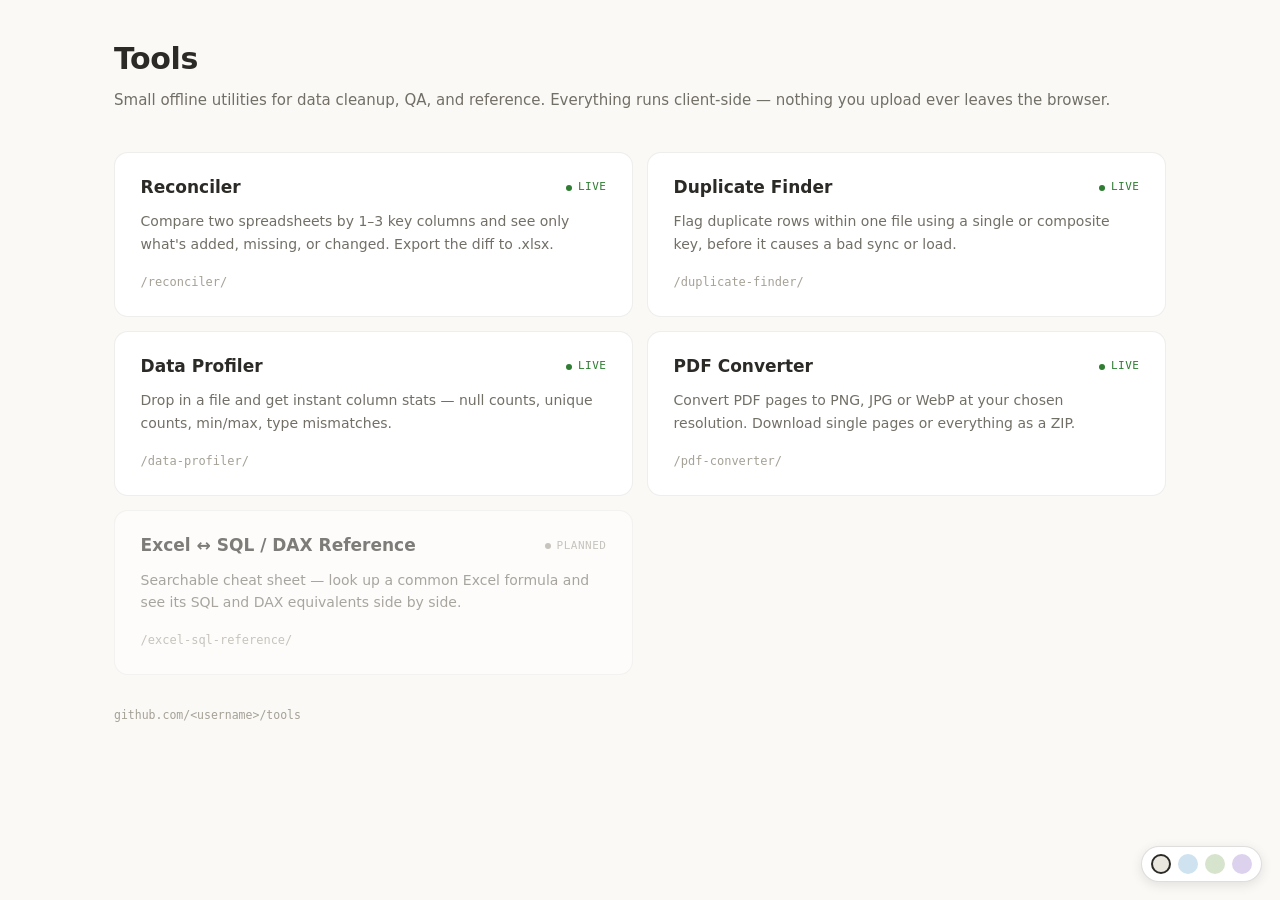
<file: index.html>
<!DOCTYPE html>
<html lang="en">
<head>
<meta charset="UTF-8">
<meta name="viewport" content="width=device-width, initial-scale=1.0">
<title>Tools</title>
<script>(function(){try{var t=localStorage.getItem('tools-theme');if(t&&t!=='default')document.documentElement.setAttribute('data-theme',t);}catch(e){}})();</script>
<link rel="stylesheet" href="assets/shared.css">
<style>
  /* Landing-page-only tweaks */
  .footnote { margin-top: 2rem; color: var(--text-faint); font-size: 11.5px; font-family: var(--mono); }
</style>
</head>
<body>
<div class="app">
  <div class="hub-header">
    <h1>Tools</h1>
    <p class="subtitle">Small offline utilities for data cleanup, QA, and reference. Everything runs client-side — nothing you upload ever leaves the browser.</p>
  </div>

  <div class="tool-grid">

    <a class="tool-card" href="reconciler/">
      <div class="tool-card-top">
        <span class="tool-card-name">Reconciler</span>
        <span class="status-dot live">live</span>
      </div>
      <p class="tool-card-desc">Compare two spreadsheets by 1–3 key columns and see only what's added, missing, or changed. Export the diff to .xlsx.</p>
      <span class="tool-card-path">/reconciler/</span>
    </a>

    <a class="tool-card" href="duplicate-finder/">
      <div class="tool-card-top">
        <span class="tool-card-name">Duplicate Finder</span>
        <span class="status-dot live">live</span>
      </div>
      <p class="tool-card-desc">Flag duplicate rows within one file using a single or composite key, before it causes a bad sync or load.</p>
      <span class="tool-card-path">/duplicate-finder/</span>
    </a>

    <a class="tool-card" href="data-profiler/">
      <div class="tool-card-top">
        <span class="tool-card-name">Data Profiler</span>
        <span class="status-dot live">live</span>
      </div>
      <p class="tool-card-desc">Drop in a file and get instant column stats — null counts, unique counts, min/max, type mismatches.</p>
      <span class="tool-card-path">/data-profiler/</span>
    </a>

    <a class="tool-card" href="pdf-converter/">
      <div class="tool-card-top">
        <span class="tool-card-name">PDF Converter</span>
        <span class="status-dot live">live</span>
      </div>
      <p class="tool-card-desc">Convert PDF pages to PNG, JPG or WebP at your chosen resolution. Download single pages or everything as a ZIP.</p>
      <span class="tool-card-path">/pdf-converter/</span>
    </a>

    <div class="tool-card planned">
      <div class="tool-card-top">
        <span class="tool-card-name">Excel ↔ SQL / DAX Reference</span>
        <span class="status-dot">planned</span>
      </div>
      <p class="tool-card-desc">Searchable cheat sheet — look up a common Excel formula and see its SQL and DAX equivalents side by side.</p>
      <span class="tool-card-path">/excel-sql-reference/</span>
    </div>

  </div>

  <p class="footnote">github.com/&lt;username&gt;/tools</p>
</div>
<script src="assets/shared.js"></script>
<script>TOOLS.initThemeSwitcher();</script>
</body>
</html>
</file>
<file: assets/shared.css>
/* ============================================================
   tools/assets/shared.css
   Shared tokens + components for the whole "tools" hub.
   Every tool page includes this, then adds only what's unique
   to that tool in its own <style> block.

   Theming: default palette lives on :root. Alternates live under
   [data-theme="sky"|"sage"|"dusk"]. TOOLS.initThemeSwitcher() (in
   shared.js) sets the data-theme attribute and remembers the
   choice in localStorage across pages.
   ============================================================ */

*, *::before, *::after { box-sizing: border-box; margin: 0; padding: 0; }

:root {
  /* ── Default: soft warm neutral ── */
  --bg: #faf9f6;
  --surface: #ffffff;
  --surface2: #f4f2ed;
  --border: rgba(40,38,32,0.08);
  --border-strong: rgba(40,38,32,0.15);
  --text: #2b2a26;
  --text-muted: #726f66;
  --text-faint: #a5a196;
  --accent: #3d3a33;
  --accent-text: #ffffff;

  --added: #e8f5e9;
  --added-border: #81c784;
  --added-text: #2e7d32;
  --removed: #fce4ec;
  --removed-border: #e57373;
  --removed-text: #c62828;
  --changed: #fff8e1;
  --changed-border: #ffb74d;
  --changed-text: #b8600a;

  --live-dot: #2e7d32;
  --planned-dot: var(--text-faint);

  --radius: 9px;
  --radius-lg: 14px;
  --mono: ui-monospace, "SF Mono", "Cascadia Code", Consolas, monospace;

  font-size: 16px;
  font-family: system-ui, -apple-system, sans-serif;
}

/* ── Sky: cool, airy blue ── */
[data-theme="sky"] {
  --bg: #f4f8fb;
  --surface: #ffffff;
  --surface2: #e9f1f7;
  --border: rgba(29,64,97,0.08);
  --border-strong: rgba(29,64,97,0.16);
  --text: #1f3141;
  --text-muted: #5c7690;
  --text-faint: #95abc0;
  --accent: #2f6690;
  --accent-text: #ffffff;
}

/* ── Sage: calm, muted green ── */
[data-theme="sage"] {
  --bg: #f6f8f3;
  --surface: #ffffff;
  --surface2: #ebf1e6;
  --border: rgba(45,74,40,0.08);
  --border-strong: rgba(45,74,40,0.16);
  --text: #263524;
  --text-muted: #62795c;
  --text-faint: #9cae94;
  --accent: #4d7a52;
  --accent-text: #ffffff;
}

/* ── Dusk: soft plum, easy on the eyes at night ── */
[data-theme="dusk"] {
  --bg: #f8f6fb;
  --surface: #ffffff;
  --surface2: #efeaf5;
  --border: rgba(60,45,90,0.08);
  --border-strong: rgba(60,45,90,0.16);
  --text: #2c2436;
  --text-muted: #746a8a;
  --text-faint: #ab9fc2;
  --accent: #6c5b9c;
  --accent-text: #ffffff;
}

/* Dark mode only applies to the default theme — alt themes stay
   as authored so the picker behaves predictably either way. */
@media (prefers-color-scheme: dark) {
  :root:not([data-theme]), :root[data-theme="default"] {
    --bg: #1b1b19;
    --surface: #232321;
    --surface2: #2d2d2a;
    --border: rgba(255,255,255,0.09);
    --border-strong: rgba(255,255,255,0.17);
    --text: #e9e7e0;
    --text-muted: #a8a59c;
    --text-faint: #726f66;
    --accent: #e9e7e0;
    --accent-text: #1b1b19;

    --added: #1b3a1f;
    --added-border: #4caf50;
    --added-text: #81c784;
    --removed: #3a1b1f;
    --removed-border: #ef5350;
    --removed-text: #ef9a9a;
    --changed: #3a2f10;
    --changed-border: #ffa726;
    --changed-text: #ffcc02;

    --live-dot: #81c784;
    --planned-dot: var(--text-faint);
  }
}

body { background: var(--bg); color: var(--text); min-height: 100vh; line-height: 1.5; }
.app { max-width: 1100px; margin: 0 auto; padding: 2.25rem 1.5rem 5rem; }

a { color: inherit; }

/* ── Hub nav — sits atop every tool page, links back to the index ── */
.hub-nav {
  max-width: 1100px;
  margin: 0 auto;
  padding: 16px 1.5rem 0;
  display: flex;
  align-items: center;
  gap: 8px;
  font-family: var(--mono);
  font-size: 13px;
  color: var(--text-faint);
}
.hub-nav a { text-decoration: none; color: var(--text-muted); }
.hub-nav a:hover { color: var(--text); }
.hub-nav .sep { color: var(--border-strong); }
.hub-nav .current { color: var(--text); }

/* ── Page header ── */
header.tool-header { margin-bottom: 2.5rem; }
header.tool-header h1 { font-size: 26px; font-weight: 600; letter-spacing: -0.3px; }
header.tool-header .subtitle { color: var(--text-muted); margin-top: 6px; font-size: 15px; }

/* ── Upload / drop zones ── */
.upload-grid { display: grid; grid-template-columns: 1fr 1fr; gap: 16px; margin-bottom: 1.5rem; }
.upload-grid.single { grid-template-columns: 1fr; max-width: 480px; }

.drop-zone {
  border: 1.5px dashed var(--border-strong);
  border-radius: var(--radius-lg);
  padding: 2.25rem 1.5rem;
  text-align: center;
  cursor: pointer;
  transition: background 0.15s, border-color 0.15s;
  background: var(--surface);
  position: relative;
}
.drop-zone:hover, .drop-zone.drag-over { background: var(--surface2); border-color: var(--accent); }
.drop-zone input[type=file] { position: absolute; inset: 0; opacity: 0; cursor: pointer; width: 100%; height: 100%; }
.drop-icon { font-size: 30px; margin-bottom: 10px; opacity: 0.5; }
.drop-label { font-weight: 500; font-size: 15px; }
.drop-sub { color: var(--text-faint); font-size: 13px; margin-top: 5px; }
.drop-zone.loaded { border-style: solid; border-color: var(--border-strong); }

/* ── Config panel (key columns, options, etc.) ── */
.config-panel {
  background: var(--surface);
  border: 0.5px solid var(--border);
  border-radius: var(--radius-lg);
  padding: 1.4rem 1.6rem;
  margin-bottom: 1.5rem;
}
.config-panel-header {
  display: flex;
  align-items: center;
  justify-content: space-between;
  margin-bottom: 1.1rem;
}
.config-panel-title { font-size: 15px; font-weight: 600; }
.segmented-btns { display: flex; gap: 6px; }
.segmented-btn {
  background: var(--surface2);
  border: 0.5px solid var(--border-strong);
  border-radius: 7px;
  padding: 6px 14px;
  font-size: 13.5px;
  cursor: pointer;
  color: var(--text-muted);
  transition: background 0.1s;
}
.segmented-btn.active { background: var(--accent); color: var(--accent-text); border-color: var(--accent); }

.config-rows { display: flex; flex-direction: column; gap: 12px; }
.config-row {
  display: grid;
  grid-template-columns: 22px 1fr 1fr;
  gap: 14px;
  align-items: center;
}
.config-row-num { font-size: 12px; font-weight: 600; color: var(--text-faint); text-align: center; }
.config-row.hidden { display: none; }

.field { display: flex; flex-direction: column; gap: 6px; }
.field label { font-size: 12px; font-weight: 500; color: var(--text-muted); text-transform: uppercase; letter-spacing: 0.5px; }
.field select, .field input[type=text], .field input[type=number] {
  background: var(--surface2);
  border: 1px solid var(--border-strong);
  border-radius: var(--radius);
  padding: 9px 11px;
  color: var(--text);
  font-size: 14.5px;
}
.field select { cursor: pointer; }

/* ── Buttons ── */
.run-row { display: flex; justify-content: flex-end; margin-bottom: 1.5rem; }
.btn-primary {
  background: var(--accent);
  color: var(--accent-text);
  border: none;
  border-radius: var(--radius);
  padding: 11px 28px;
  font-size: 14.5px;
  font-weight: 600;
  cursor: pointer;
  transition: opacity 0.15s;
}
.btn-primary:hover { opacity: 0.85; }
.btn-primary:disabled { opacity: 0.35; cursor: not-allowed; }

/* ── Summary stat cards ── */
.summary-grid { display: grid; grid-template-columns: repeat(3, 1fr); gap: 12px; margin-bottom: 1.5rem; }
.summary-grid.cols-2 { grid-template-columns: repeat(2, 1fr); }
.summary-grid.cols-4 { grid-template-columns: repeat(4, 1fr); }
.stat-card { background: var(--surface); border: 0.5px solid var(--border); border-radius: var(--radius); padding: 16px 18px; }
.stat-label { font-size: 12px; font-weight: 500; color: var(--text-muted); text-transform: uppercase; letter-spacing: 0.5px; margin-bottom: 6px; }
.stat-value { font-size: 27px; font-weight: 600; }
.stat-value.added { color: var(--added-text); }
.stat-value.removed { color: var(--removed-text); }
.stat-value.changed { color: var(--changed-text); }

/* ── Badges ── */
.badge { font-size: 12.5px; font-weight: 600; padding: 3px 10px; border-radius: 20px; }
.badge.added { background: var(--added); color: var(--added-text); border: 1px solid var(--added-border); }
.badge.removed { background: var(--removed); color: var(--removed-text); border: 1px solid var(--removed-border); }
.badge.changed { background: var(--changed); color: var(--changed-text); border: 1px solid var(--changed-border); }
.badge.neutral { background: var(--surface2); color: var(--text-muted); border: 1px solid var(--border-strong); }

/* ── Tables ── */
.table-wrap { overflow-x: auto; border-radius: var(--radius); border: 0.5px solid var(--border); }
table { width: 100%; border-collapse: collapse; font-size: 14px; }
th {
  background: var(--surface2);
  padding: 10px 14px;
  text-align: left;
  font-size: 12.5px;
  font-weight: 600;
  color: var(--text-muted);
  text-transform: uppercase;
  letter-spacing: 0.4px;
  border-bottom: 0.5px solid var(--border);
  white-space: nowrap;
  position: sticky;
  top: 0;
}
th.key-col { color: var(--text); }
td {
  padding: 9px 14px;
  border-bottom: 0.5px solid var(--border);
  vertical-align: top;
  max-width: 260px;
  overflow: hidden;
  text-overflow: ellipsis;
  white-space: nowrap;
}
tr:last-child td { border-bottom: none; }
tr.row-added td { background: var(--added); }
tr.row-removed td { background: var(--removed); }
.cell-old { color: var(--removed-text); text-decoration: line-through; font-size: 12.5px; display: block; }
.cell-new { color: var(--changed-text); font-weight: 500; }

/* ── Toolbar (filters + export) ── */
.toolbar { display: flex; gap: 10px; align-items: center; margin-bottom: 1.5rem; flex-wrap: wrap; }
.filter-btn {
  background: var(--surface);
  border: 0.5px solid var(--border-strong);
  border-radius: 7px;
  padding: 7px 14px;
  font-size: 13.5px;
  cursor: pointer;
  color: var(--text-muted);
  transition: background 0.1s;
}
.filter-btn.active { background: var(--accent); color: var(--accent-text); border-color: var(--accent); }
.filter-btn:hover:not(.active) { background: var(--surface2); }
.btn-secondary {
  background: var(--surface);
  border: 0.5px solid var(--border-strong);
  border-radius: 7px;
  padding: 7px 16px;
  font-size: 13.5px;
  cursor: pointer;
  color: var(--text);
  font-weight: 500;
  transition: background 0.1s;
}
.btn-secondary:hover { background: var(--surface2); }
.btn-secondary.push-right { margin-left: auto; }

/* ── States ── */
.empty-state { text-align: center; padding: 3.5rem; color: var(--text-faint); font-size: 14.5px; }
.results { display: none; }
.results.visible { display: block; }
.error-banner {
  background: var(--removed);
  border: 1px solid var(--removed-border);
  border-radius: var(--radius);
  color: var(--removed-text);
  padding: 12px 16px;
  font-size: 14.5px;
  margin-bottom: 1rem;
  display: none;
}

/* ── Landing page: card grid ── */
.hub-header { margin-bottom: 2.5rem; }
.hub-header h1 { font-size: 30px; font-weight: 600; letter-spacing: -0.4px; }
.hub-header .subtitle { color: var(--text-muted); margin-top: 8px; font-size: 15px; }

.tool-grid { display: grid; grid-template-columns: repeat(2, 1fr); gap: 14px; }
.tool-card {
  display: block;
  text-decoration: none;
  background: var(--surface);
  border: 0.5px solid var(--border);
  border-radius: var(--radius-lg);
  padding: 1.4rem 1.6rem;
  transition: border-color 0.15s, transform 0.1s;
}
.tool-card:not(.planned):hover { border-color: var(--border-strong); transform: translateY(-1px); }
.tool-card.planned { cursor: default; opacity: 0.6; }

.tool-card-top { display: flex; align-items: center; justify-content: space-between; margin-bottom: 10px; }
.tool-card-name { font-size: 17px; font-weight: 600; }
.status-dot { display: inline-flex; align-items: center; gap: 6px; font-family: var(--mono); font-size: 11px; color: var(--text-faint); text-transform: uppercase; letter-spacing: 0.5px; }
.status-dot::before { content: ''; width: 6px; height: 6px; border-radius: 50%; background: var(--planned-dot); }
.status-dot.live::before { background: var(--live-dot); }
.status-dot.live { color: var(--live-dot); }

.tool-card-desc { color: var(--text-muted); font-size: 14px; line-height: 1.6; margin-bottom: 14px; }
.tool-card-path { font-family: var(--mono); font-size: 12px; color: var(--text-faint); }

/* ── Theme switcher (injected by TOOLS.initThemeSwitcher) ── */
.theme-switcher {
  position: fixed;
  bottom: 18px;
  right: 18px;
  display: flex;
  gap: 7px;
  align-items: center;
  background: var(--surface);
  border: 0.5px solid var(--border-strong);
  border-radius: 22px;
  padding: 7px 9px;
  box-shadow: 0 3px 12px rgba(0,0,0,0.10);
  z-index: 100;
}
.theme-swatch {
  width: 20px;
  height: 20px;
  border-radius: 50%;
  cursor: pointer;
  border: 2px solid transparent;
  padding: 0;
}
.theme-swatch.active { border-color: var(--text); }

@media (max-width: 620px) {
  .upload-grid { grid-template-columns: 1fr; }
  .summary-grid { grid-template-columns: 1fr; }
  .summary-grid.cols-4 { grid-template-columns: repeat(2, 1fr); }
  .config-row { grid-template-columns: 22px 1fr; grid-template-rows: auto auto; }
  .config-row > .field:last-child { grid-column: 2; }
  .tool-grid { grid-template-columns: 1fr; }
}
</file>
